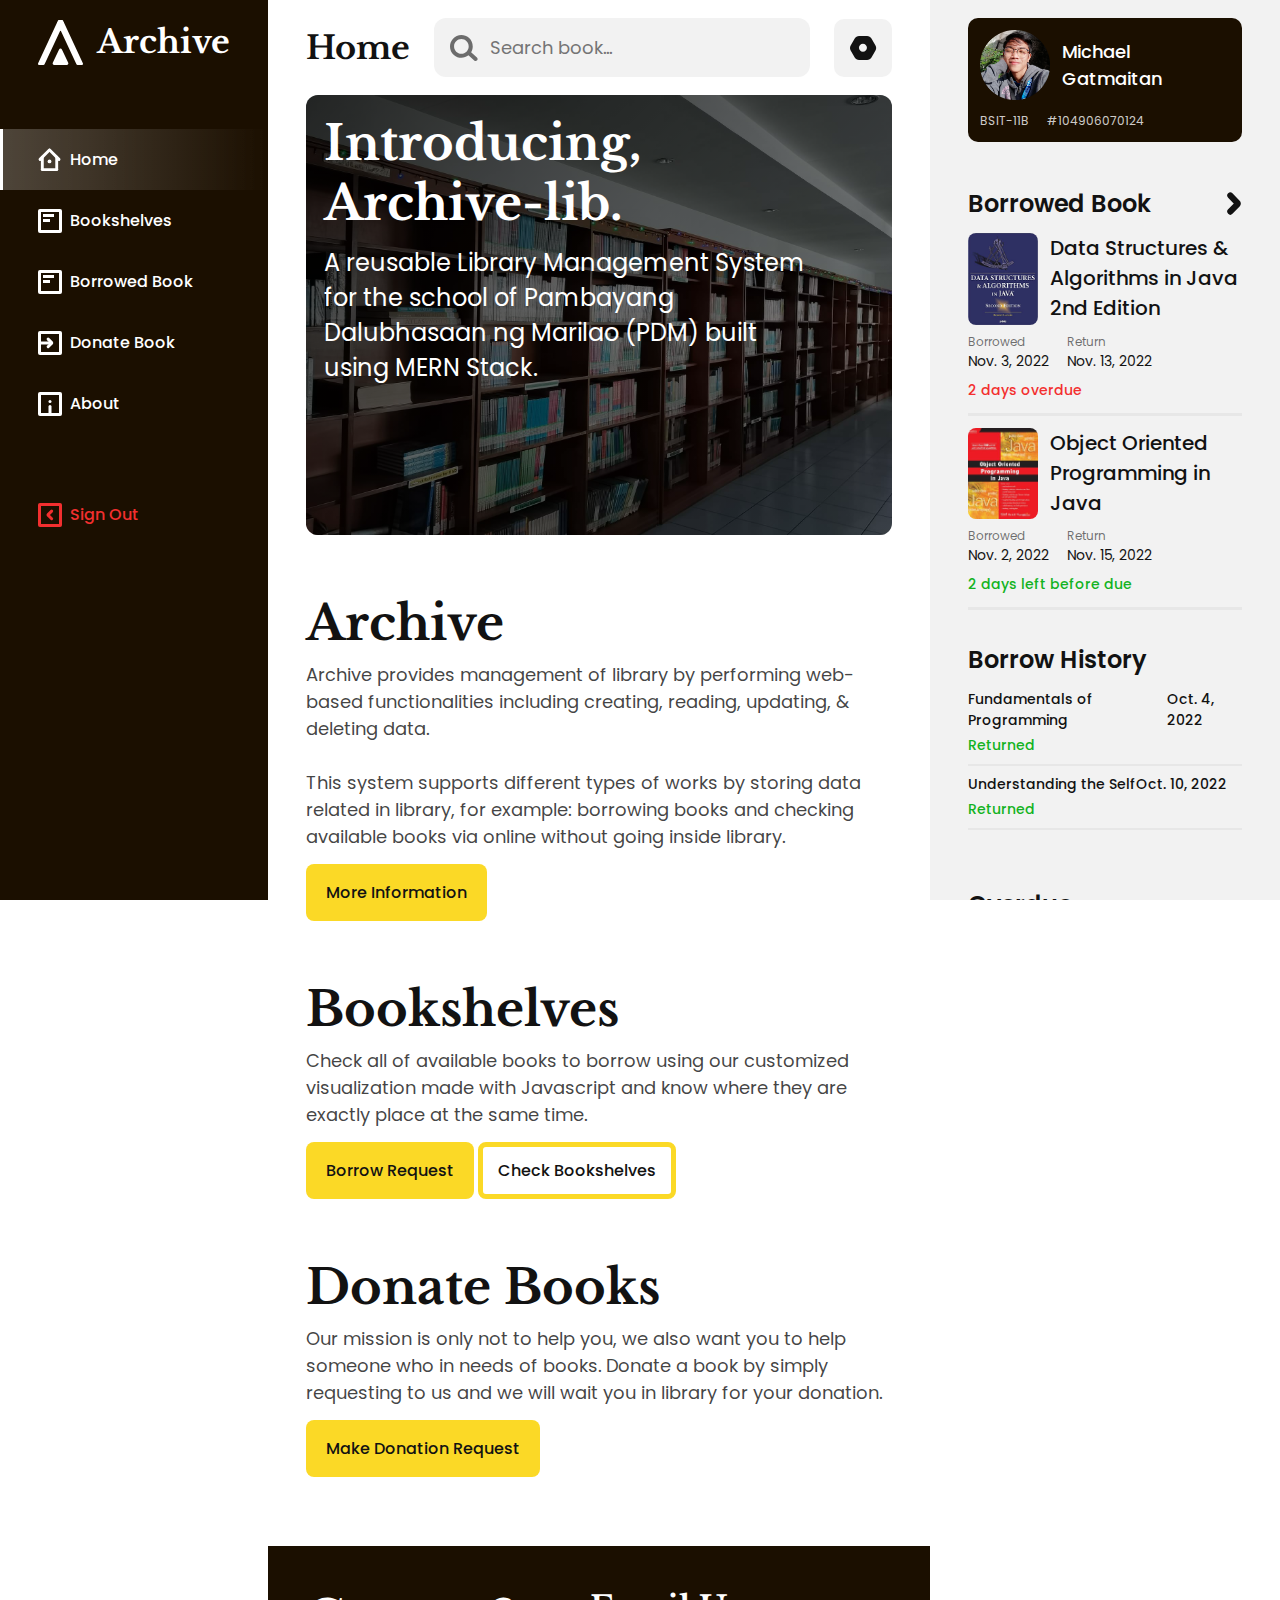
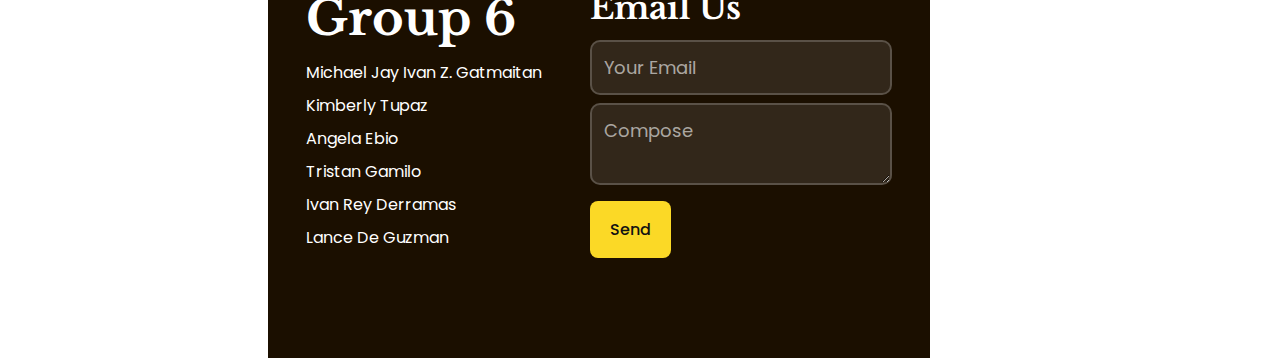
<file: src/index.html>
<!DOCTYPE html>
<html lang="en">
<head>
  <meta charset="UTF-8">
  <meta http-equiv="X-UA-Compatible" content="IE=edge">
  <meta name="viewport" content="width=device-width, initial-scale=1.0">

  <!-- Custom Headers -->
  <link rel="icon" href="./favicon.ico" />
  <meta name="description" content="Library Management System by Michael Gatmaitan" />
  <link rel="apple-touch-icon" href="./archive192.png" />
  <link rel="canonical" href="http://archive-lib.netlify.app" />
  <link rel="manifest" href="./manifest.json" />
  
  <!-- Wrapped LINKS & CSS sources -->
  <link rel="preconnect" href="https://fonts.googleapis.com">
  <link rel="preconnect" href="https://fonts.gstatic.com" crossorigin>
  <link href="https://fonts.googleapis.com/css2?family=Libre+Baskerville:wght@400;700&family=Montserrat:wght@500;700&family=Poppins:wght@400;500;600;700&display=swap" rel="stylesheet">
  
  <link rel="stylesheet" href="./scss/components/sidebar.css">
  <link rel="stylesheet" href="./scss/components/profile.css">
  <link rel="stylesheet" href="./scss/components/buttons.css">
  <link rel="stylesheet" href="./scss/components/textboxes.css">

  <!-- Body content but also UNIVERSAL -->
  <link rel="stylesheet" href="./scss/components/navigation-bar.css">
  <link rel="stylesheet" href="./scss/components/defaults.css">
  
  <!-- Public css files -->
  <link rel="stylesheet" href="./scss/home.css">
  <!-- Scripts for REUSABLE COMPONENTS -->
  <script src="./js/reusableComponents.js"></script>
  <title>Home</title>
</head>
<body>

  <div class="body-container">

    <!-- Sidebar -->
    <div class="sidebar">

      <!-- <div class="desktop_hide-sidebar" onclick="toggleSidebarDesktop()">
        <img src="./svg/arrow_left_black.svg" alt="hide-sidebar" srcset="">
      </div> -->

      <div class="sidebar-nav">
        <div class="close-sidebar" onclick="toggleSidebar()">
          <img src="./svg/arrow_left_white.svg" alt="hide_sidebar">
        </div>

        <div class="sidebar-logo">
          <div class="archive-logo">
            <img src="svg/archive_logo.svg" alt="archive_logo">
          </div>

          <div class="logo-text">Archive</div>
        </div>
      </div>

      <!-- Sidebar Body -->

      <div class="search-bar-book sidebar-search-bar">
        <img src="./svg/search.svg" alt="" srcset="">
        <input type="text" name="search_book" class="search-bar" placeholder="Search book...">
      </div>

      <div class="sidebar-buttons">
          <div class="button-container active-button-container">
            <div class="button-content">
              <img src="./svg/home.svg">
              <div class="label">Home</div>
            </div>
          </div>
          <div class="button-container">
            <a href="./bookshelves.html">
              <div class="button-content">
                <img src="./svg/book_shelves.svg">
                <div class="label">Bookshelves</div>
              </div>
            </a>
          </div>
          <div class="button-container">
            <div class="button-content">
              <img src="./svg/borrowed_book.svg">
              <div class="label">Borrowed Book</div>
            </div>
          </div>
          <div class="button-container">
            <div class="button-content">
              <img src="./svg/donate_book.svg">
              <div class="label">Donate Book</div>
            </div>
          </div>
          <div class="button-container">
            <div class="button-content">
              <img src="./svg/about.svg">
              <div class="label">About</div>
            </div>
          </div>

          <div class="button-container">
            <div class="button-content sign-out">
              <img src="./svg/sign_out.svg">
              <div class="label">Sign Out</div>
            </div>
          </div>
      </div>

    </div>

    <div class="body">

      <div class="scroll-indicator"></div>

      <navigation-bar-component id="navigation-bar-component" title="Home"></navigation-bar-component>

      <!-- This is the only section can change the site's content -->
      <!-- Content -->
      <div class="body-content">
        
        <!-- Content Start -->
        <div class="image-slider">
          <div class="darken-filter">

            <div class="header">
              Introducing, <br />Archive-lib.
            </div>

            <div class="des">
              A reusable Library Management System for the school of Pambayang Dalubhasaan ng Marilao (PDM) built using MERN Stack.
            </div>
          </div>
          <div class="slide-container">
            <!-- <div class="image-container">
              <img src="./img/library-images/1.jpeg">
            </div> -->
          </div>
        </div>
        
        <div class="read">
          <div class="header">Archive</div>
          <div class="description">
            Archive provides management of library by performing web-based functionalities including creating, reading, updating, & deleting data.<br/><br/>
            
            This system supports different types of works by storing data related in library, for example: borrowing books and checking available books via online without going inside library.</div>
          <button class="btn btn-solid">More Information</button>
        </div>

        <div class="read">
          <div class="header">Bookshelves</div>
          <div class="description">Check all of available books to borrow using our customized visualization made with Javascript and know where they are exactly place at the same time.</div>
          <button class="btn btn-solid">Borrow Request</button>
          <button class="btn btn-bordered">Check Bookshelves</button>
        </div>

        <div class="read">
          <div class="header">Donate Books</div>
          <div class="description">Our mission is only not to help you, we also want you to help someone who in needs of books. Donate a book by simply requesting to us and we will wait you in library for your donation.</div>
          <button class="btn btn-solid">Make Donation Request</button>
        </div>
          
      </div>

      <footer-component></footer-component>
  
      <!-- Content Ends -->
    </div>

    <!-- Profile -->
    <profile-component></profile-component>


  </div>
  
  <script src="./js/index.js"></script>
  <script src="./js/controls.js"></script>
  
</body>
</html>
</file>
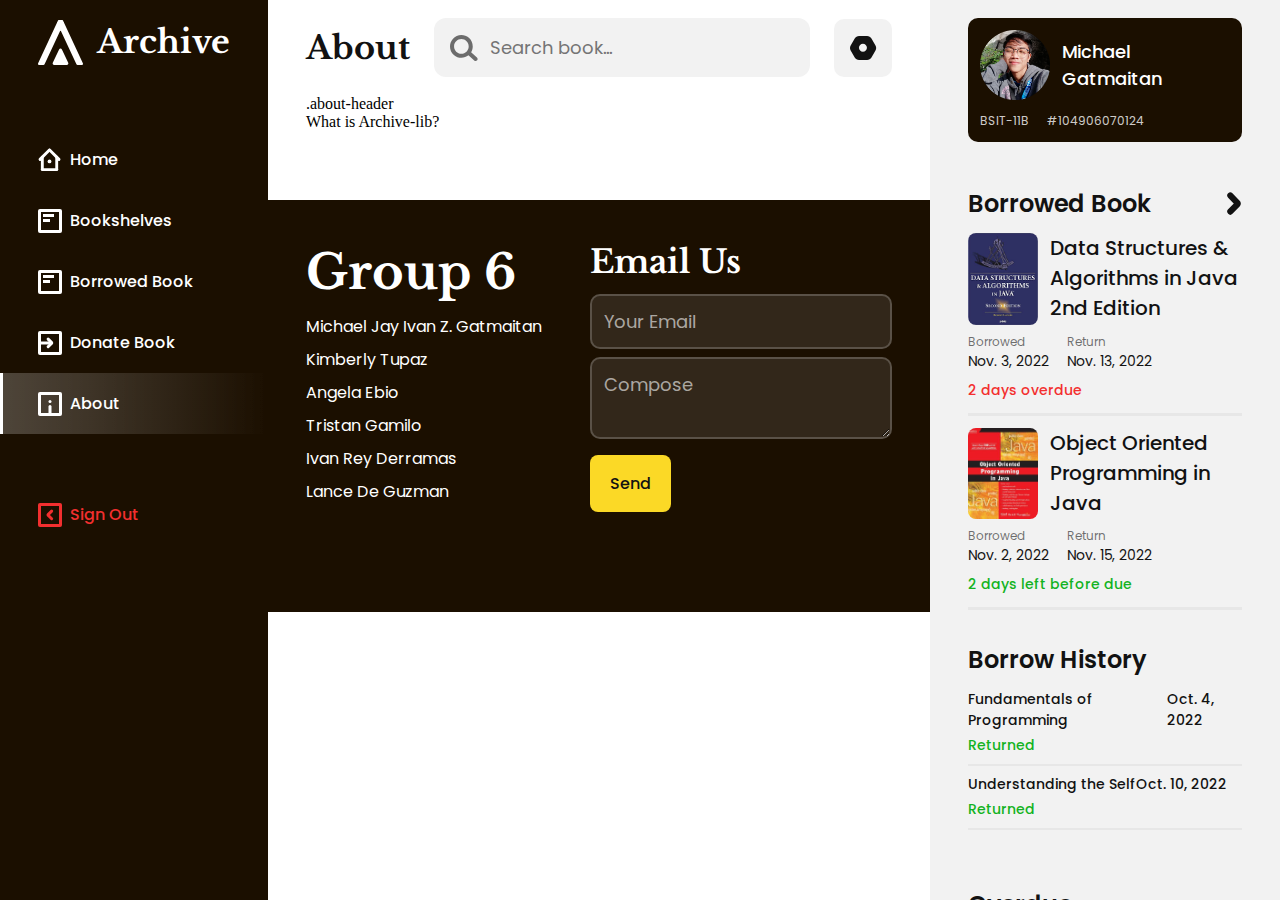
<file: src/about.html>
<!DOCTYPE html>
<html lang="en">
<head>
  <meta charset="UTF-8">
  <meta http-equiv="X-UA-Compatible" content="IE=edge">
  <meta name="viewport" content="width=device-width, initial-scale=1.0">

  <!-- Custom Headers -->
  <link rel="icon" href="./favicon.ico" />
  <meta name="description" content="Library Management System by Michael Gatmaitan" />
  <link rel="apple-touch-icon" href="./archive192.png" />
  <link rel="canonical" href="http://archive-lib.netlify.app" />
  <link rel="manifest" href="./manifest.json" />
  
  <!-- Wrapped LINKS & CSS sources -->
  <link rel="preconnect" href="https://fonts.googleapis.com">
  <link rel="preconnect" href="https://fonts.gstatic.com" crossorigin>
  <link href="https://fonts.googleapis.com/css2?family=Libre+Baskerville:wght@400;700&family=Montserrat:wght@500;700&family=Poppins:wght@400;500;600;700&display=swap" rel="stylesheet">
  
  <link rel="stylesheet" href="./scss/components/sidebar.css">
  <link rel="stylesheet" href="./scss/components/profile.css">
  <link rel="stylesheet" href="./scss/components/buttons.css">
  <link rel="stylesheet" href="./scss/components/textboxes.css">

  <!-- Body content but also UNIVERSAL -->
  <link rel="stylesheet" href="./scss/components/navigation-bar.css">
  <link rel="stylesheet" href="./scss/components/defaults.css">
  
  <!-- Public css files -->
  <link rel="stylesheet" href="./scss/about.css">
  <!-- Scripts for REUSABLE COMPONENTS -->
  <script src="./js/reusableComponents.js"></script>
  <title>About</title>
</head>
<body>

  <div class="body-container">

    <!-- Sidebar -->
    <div class="sidebar">

      <!-- <div class="desktop_hide-sidebar" onclick="toggleSidebarDesktop()">
        <img src="./svg/arrow_left_black.svg" alt="hide-sidebar" srcset="">
      </div> -->

      <div class="sidebar-nav">
        <div class="close-sidebar" onclick="toggleSidebar()">
          <img src="./svg/arrow_left_white.svg" alt="hide_sidebar">
        </div>

        <div class="sidebar-logo">
          <div class="archive-logo">
            <img src="svg/archive_logo.svg" alt="archive_logo">
          </div>

          <div class="logo-text">Archive</div>
        </div>
      </div>

      <!-- Sidebar Body -->

      <div class="search-bar-book sidebar-search-bar">
        <img src="./svg/search.svg" alt="" srcset="">
        <input type="text" name="search_book" class="search-bar" placeholder="Search book...">
      </div>

      <div class="sidebar-buttons">
          <div class="button-container">
            <a href="./bookshelves.html">
              <div class="button-content">
                <img src="./svg/home.svg">
                <div class="label">Home</div>
              </div>
            </a>
          </div>
          <div class="button-container">
            <a href="./bookshelves.html">
              <div class="button-content">
                <img src="./svg/book_shelves.svg">
                <div class="label">Bookshelves</div>
              </div>
            </a>
          </div>
          <div class="button-container">
            <div class="button-content">
              <img src="./svg/borrowed_book.svg">
              <div class="label">Borrowed Book</div>
            </div>
          </div>
          <div class="button-container">
            <div class="button-content">
              <img src="./svg/donate_book.svg">
              <div class="label">Donate Book</div>
            </div>
          </div>
          <div class="button-container active-button-container">
            <div class="button-content">
              <img src="./svg/about.svg">
              <div class="label">About</div>
            </div>
          </div>

          <div class="button-container">
            <div class="button-content sign-out">
              <img src="./svg/sign_out.svg">
              <div class="label">Sign Out</div>
            </div>
          </div>
      </div>

    </div>

    <div class="body">

      <div class="scroll-indicator"></div>

      <navigation-bar-component id="navigation-bar-component" title="About"></navigation-bar-component>

      <!-- This is the only section can change the site's content -->
      <!-- Content -->
      <div class="body-content">
        
        <!-- Content Start -->
        .about-header
        <div class="about-header">What is Archive-lib?</div>
          
      </div>

      <footer-component></footer-component>
  
      <!-- Content Ends -->
    </div>

    <!-- Profile -->
    <profile-component></profile-component>


  </div>

  <script src="./js/index.js"></script>
  <script src="./js/controls.js"></script>
  
</body>
</html>
</file>
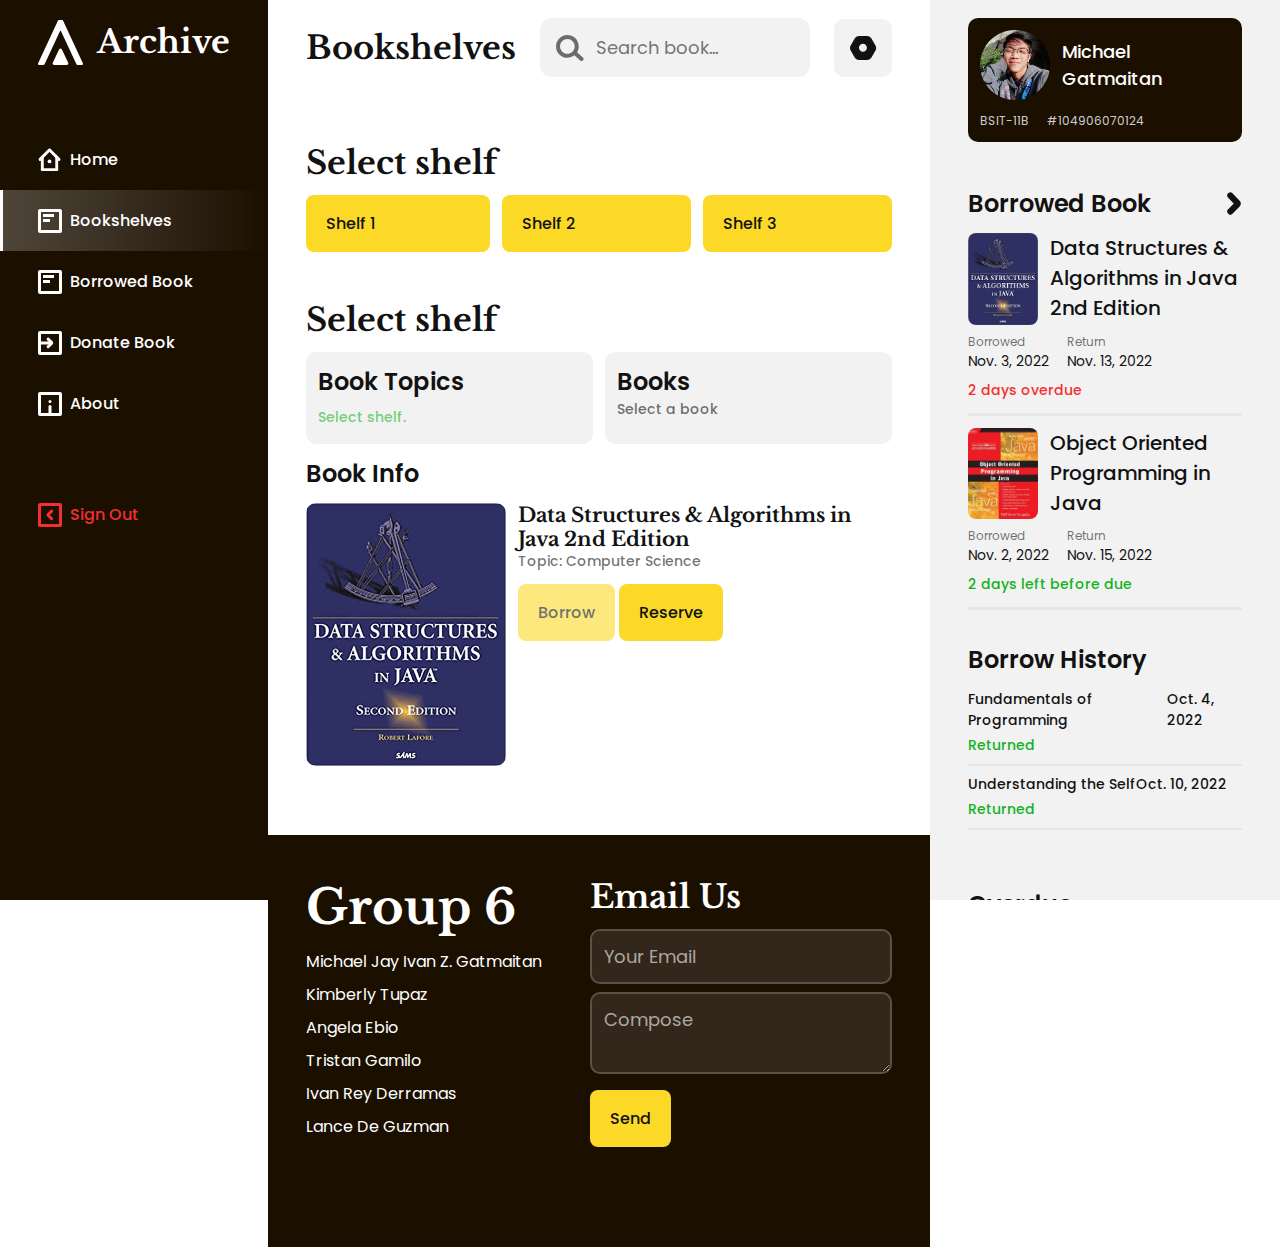
<file: src/bookshelves.html>
<!DOCTYPE html>
<html lang="en">
<head>
  <meta charset="UTF-8">
  <meta http-equiv="X-UA-Compatible" content="IE=edge">
  <meta name="viewport" content="width=device-width, initial-scale=1.0">

  <!-- Custom Headers -->
  <link rel="icon" href="./favicon.ico" />
  <meta name="description" content="Library Management System by Michael Gatmaitan" />
  <link rel="apple-touch-icon" href="./archive192.png" />
  <link rel="canonical" href="http://archive-lib.netlify.app" />
  <link rel="manifest" href="./manifest.json" />
  
  <!-- Wrapped LINKS & CSS sources -->
  <link rel="preconnect" href="https://fonts.googleapis.com">
  <link rel="preconnect" href="https://fonts.gstatic.com" crossorigin>
  <link href="https://fonts.googleapis.com/css2?family=Libre+Baskerville:wght@400;700&family=Montserrat:wght@500;700&family=Poppins:wght@400;500;600;700&display=swap" rel="stylesheet">
  
  <link rel="stylesheet" href="./scss/components/sidebar.css">
  <link rel="stylesheet" href="./scss/components/profile.css">
  <link rel="stylesheet" href="./scss/components/buttons.css">
  <link rel="stylesheet" href="./scss/components/textboxes.css">

  <!-- Body content but also UNIVERSAL -->
  <link rel="stylesheet" href="./scss/components/navigation-bar.css">
  <link rel="stylesheet" href="./scss/components/defaults.css">

  <!-- Public css files -->
  <link rel="stylesheet" href="./scss/bookshelves.css">
  <!-- Scripts for REUSABLE COMPONENTS -->
  <script src="./js/reusableComponents.js"></script>
  <title>Bookshelves</title>
</head>
<body>

  <div class="body-container">

    <!-- Sidebar -->
    <div class="sidebar">

      <!-- <div class="desktop_hide-sidebar" onclick="toggleSidebarDesktop()">
        <img src="./svg/arrow_left_black.svg" alt="hide-sidebar" srcset="">
      </div> -->

      <div class="sidebar-nav">
        <div class="close-sidebar" onclick="toggleSidebar()">
          <img src="./svg/arrow_left_white.svg" alt="hide_sidebar">
        </div>

        <div class="sidebar-logo">
          <div class="archive-logo">
            <img src="svg/archive_logo.svg" alt="archive_logo">
          </div>

          <div class="logo-text">Archive</div>
        </div>
      </div>

      <!-- Sidebar Body -->

      <div class="search-bar-book sidebar-search-bar">
        <img src="./svg/search.svg" alt="" srcset="">
        <input type="text" name="search_book" class="search-bar" placeholder="Search book...">
      </div>

      <div class="sidebar-buttons">
          <div class="button-container">
            <a href="./index.html">
              <div class="button-content">
                <img src="./svg/home.svg">
                <div class="label">Home</div>
              </div>
            </a>
          </div>
          <div class="button-container active-button-container">
            <div class="button-content">
              <img src="./svg/book_shelves.svg">
              <div class="label">Bookshelves</div>
            </div>
          </div>
          <div class="button-container">
            <div class="button-content">
              <img src="./svg/borrowed_book.svg">
              <div class="label">Borrowed Book</div>
            </div>
          </div>
          <div class="button-container">
            <div class="button-content">
              <img src="./svg/donate_book.svg">
              <div class="label">Donate Book</div>
            </div>
          </div>
          <div class="button-container">
            <a href="./about.html">
              <div class="button-content">
                <img src="./svg/about.svg">
                <div class="label">About</div>
              </div>
            </a>
          </div>

          <div class="button-container">
            <div class="button-content sign-out">
              <img src="./svg/sign_out.svg">
              <div class="label">Sign Out</div>
            </div>
          </div>
      </div>

    </div>

    <div class="body">

      <div class="scroll-indicator"></div>

      <navigation-bar-component id="navigation-bar-component" title="Bookshelves"></navigation-bar-component>

      <!-- This is the only section can change the site's content -->
      <!-- Content -->

      <div class="body-content">

        <div class="shelf-header">
          <div class="header">Select shelf</div>

          <div class="shelf-buttons-container">
            <div onclick="displayTopics('shelf1')" class="shelf-button btn btn-solid">Shelf 1</div>
            <div onclick="displayTopics('shelf2')" class="shelf-button btn btn-solid">Shelf 2</div>
            <div onclick="displayTopics('shelf3')" class="shelf-button btn btn-solid">Shelf 3</div>
          </div>
        </div>

        <div class="shelf">
          <div class="header shelf-header-indicator">Select shelf</div>

          <div class="shelf-info">
            <div class="shelf-topics">
              <div class="shelf-topics-header">Book Topics</div>

              <div class="topics-container">
                <!-- <div class="topics active-topic">Computer Science</div>
                <div class="topics">Cisco</div>
                <div class="topics">Hotel and Restaurant Management</div>
                <div class="topics">Data Structures & Algorithms</div>
                <div class="topics">Microsoft Applications</div> -->
                <div class="topic-empty">Select shelf.</div>
              </div>
            </div>
            
            <div class="topic-books">
              <div class="shelf-books-header">Books</div>
              <div class="shelf-books-label">Select a book</div>

              <div class="books-container">
                <!-- <div class="books">Basics of C++</div>
                <div class="books">Basics of C++ Vol. 2</div>
                <div class="books active-book">Data Structures and Algorithms in Java 2nd Edition</div>
                <div class="books">Object Oriented Programming in Javascript</div>
                <div class="books">Automating Boring Stuffs in Python</div> -->
              </div>
            </div>
          </div>

          <div class="book-info">Book Info</div>

          <div class="book-info-container">
            <div class="book-image">
              <img src="./img/books/book1.jpg" alt="book1">
            </div>

            <div class="book-body">
              <div class="book-title">Data Structures & Algorithms in Java 2nd Edition</div>
              <div class="book-topic-label">Topic: Computer Science</div>

              <div class="book-buttons-desktop">
                <button class="borrow btn btn-solid btn-disabled">Borrow</button>
                <button class="reserve btn btn-solid">Reserve</button>  
              </div>
            </div>

          </div>

          <div class="book-buttons">
            <button class="borrow btn btn-solid btn-disabled">Borrow</button>
            <button class="reserve btn btn-solid">Reserve</button>
          </div>
        </div>

      </div>


      <footer-component></footer-component>
  
      <!-- Content Ends -->
    </div>

    <!-- Profile -->
    <profile-component></profile-component>


  </div>

  <script src="./js/bookshelves.js"></script>

  <script src="./js/controls.js"></script>
  
</body>
</html>
</file>
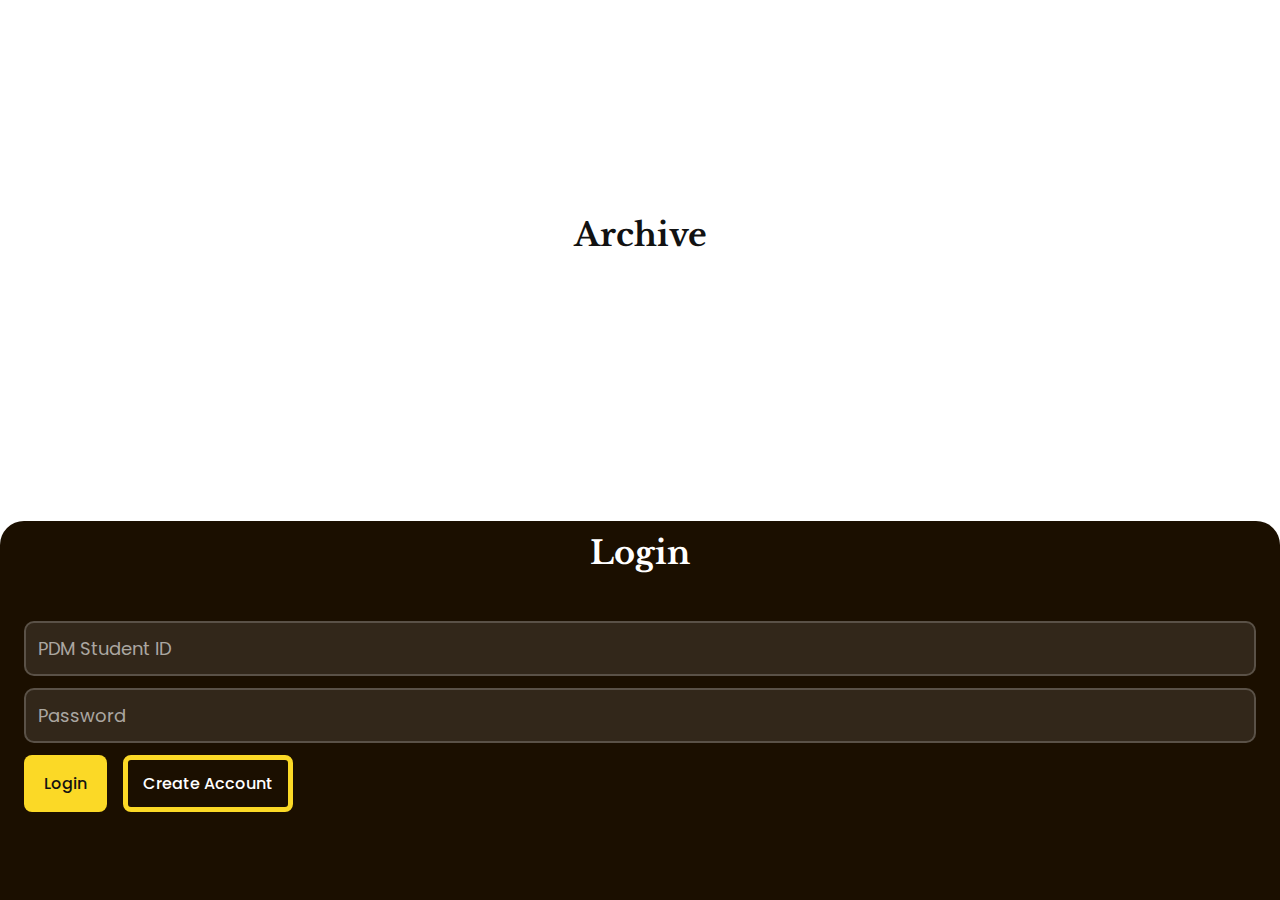
<file: src/Login.html>
<!DOCTYPE html>
<html lang="en">
<head>
  <meta charset="UTF-8">
  <meta http-equiv="X-UA-Compatible" content="IE=edge">
  <meta name="viewport" content="width=device-width, initial-scale=1.0">
  <link rel="stylesheet" href="./scss/login.css">

  <link rel="icon" href="./favicon.ico" />
  <meta name="description" content="Library Management System by Michael Gatmaitan" />
  <link rel="apple-touch-icon" href="./archive192.png" />
  <link rel="canonical" href="http://archive-lib.netlify.app" />
  <link rel="manifest" href="./manifest.json" />
  
  <!-- Wrapped LINKS & CSS sources -->
  <link rel="preconnect" href="https://fonts.googleapis.com">
  <link rel="preconnect" href="https://fonts.gstatic.com" crossorigin>
  <link href="https://fonts.googleapis.com/css2?family=Libre+Baskerville:wght@400;700&family=Montserrat:wght@500;700&family=Poppins:wght@400;500;600;700&display=swap" rel="stylesheet">
  <title>Login</title>
</head>
<body>
  
  <div class="container">
    <div class="web-title">Archive</div>

    <div class="login-form">

      <div class="title">Login</div>

      <form>
        <input type="text" class="input-box" id="student-id" placeholder="PDM Student ID" />
        <input type="password" class="input-box" id="password" placeholder="Password" />

        <div class="buttons">
          <a href="./index.html">
            <input type="button" id="login" value="Login" class="btn btn-solid" />
          </a>

          <a href="./Signup.html">
            <input type="button" id="create-account" value="Create Account" class="btn btn-bordered" />
          </a>
        </div>

      </form>

    </div>
  </div>

</body>
</html>
</file>
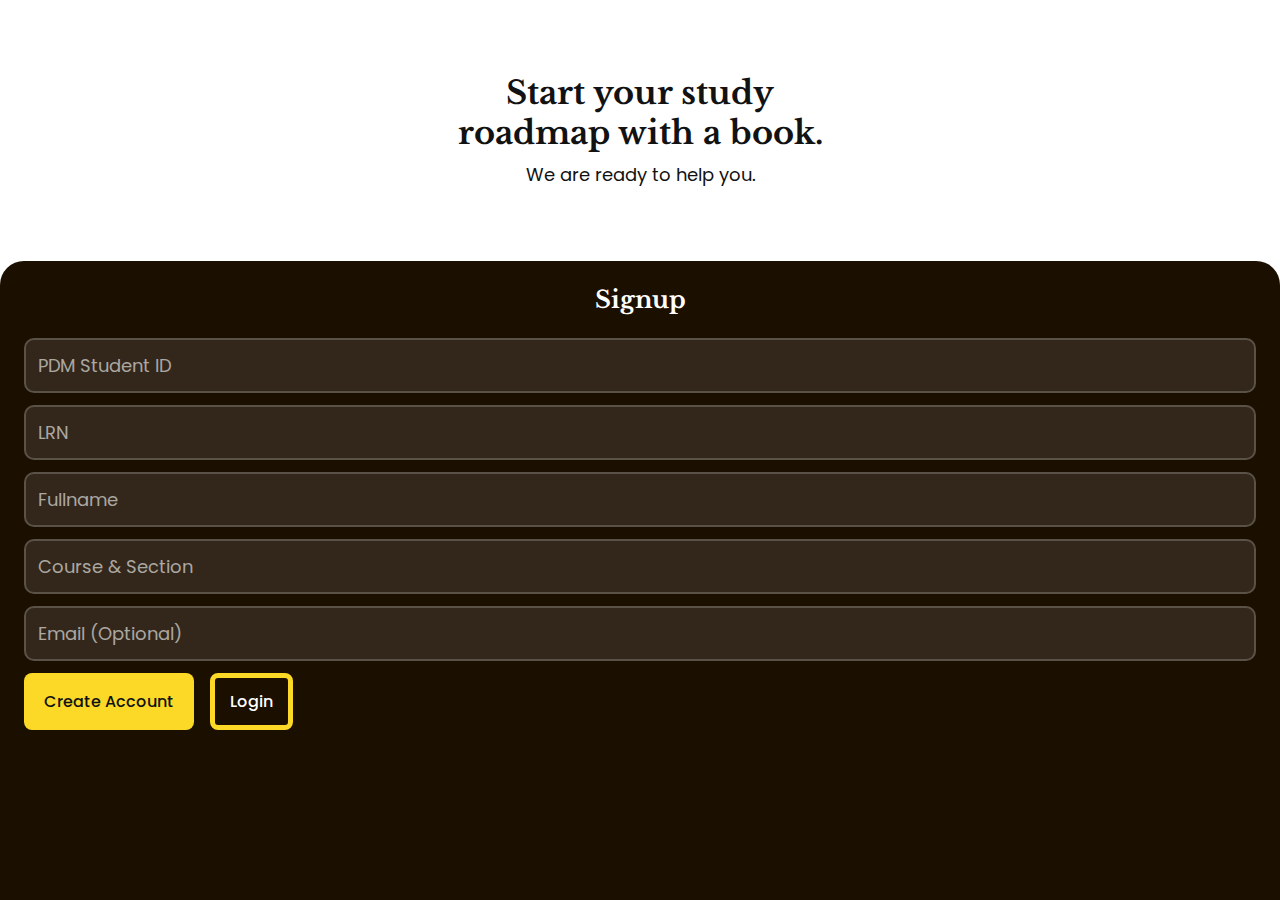
<file: src/Signup.html>
<!DOCTYPE html>
<html lang="en">
<head>
  <meta charset="UTF-8">
  <meta http-equiv="X-UA-Compatible" content="IE=edge">
  <meta name="viewport" content="width=device-width, initial-scale=1.0">
  <link rel="stylesheet" href="./scss/signup.css">

  <link rel="icon" href="./favicon.ico" />
  <meta name="description" content="Library Management System by Michael Gatmaitan" />
  <link rel="apple-touch-icon" href="./archive192.png" />
  <link rel="canonical" href="http://archive-lib.netlify.app" />
  <link rel="manifest" href="./manifest.json" />
  
  <!-- Wrapped LINKS & CSS sources -->
  <link rel="preconnect" href="https://fonts.googleapis.com">
  <link rel="preconnect" href="https://fonts.gstatic.com" crossorigin>
  <link href="https://fonts.googleapis.com/css2?family=Libre+Baskerville:wght@400;700&family=Montserrat:wght@500;700&family=Poppins:wght@400;500;600;700&display=swap" rel="stylesheet">
  <title>Sign up</title>
</head>
<body>

  <div class="container">

    <div class="header-container">
      <div class="header">
        <div class="title">Start your study roadmap with a book.</div>
        <div class="quote">We are ready to help you.</div>
      </div>
    </div>

    <div class="signup-form">
      <div class="title">Signup</div>

      <form>
        <input type="text" placeholder="PDM Student ID" class="input-box" name="Student_id" id="student-id">
        <input type="text" placeholder="LRN" class="input-box" name="lrn" id="lrn">
        <input type="text" placeholder="Fullname" class="input-box" name="fullname" id="fullname">
        <input type="text" placeholder="Course & Section" class="input-box" name="course&section" id="course&section">
        <input type="text" placeholder="Email (Optional)" class="input-box" name="email" id="email">

        <div class="buttons">
          <a href="./Signup.html">
            <input type="button" id="create-account" value="Create Account" class="btn btn-solid" />
          </a>
          <a href="./Login.html">
            <input type="button" id="login" value="Login" class="btn btn-bordered" />
          </a>
        </div>
      </form>
      
    </div>

  </div>
  
</body>
</html>
</file>
<file: src/scss/components/sidebar.css>
.sidebar {
  width: 100vw;
  height: 100vh;
  -webkit-transition: 0.1s ease-in;
  transition: 0.1s ease-in;
  position: fixed;
  top: 0;
  left: -100vw;
  background-color: #1B0F00;
  z-index: 1100;
  padding: 0 24px;
}

.sidebar .desktop_hide-sidebar {
  width: 42px;
  height: 42px;
  position: absolute;
  right: -21px;
  top: 26px;
  border-radius: 50%;
  background-color: #fff;
  -webkit-box-shadow: 0 4px 8px rgba(0, 0, 0, 0.2);
          box-shadow: 0 4px 8px rgba(0, 0, 0, 0.2);
  display: -ms-grid;
  display: grid;
  place-items: center;
}

.sidebar .sidebar-nav {
  width: 100%;
  height: 84px;
  margin-bottom: 40px;
  position: relative;
  display: -ms-grid;
  display: grid;
  place-items: center;
}

.sidebar .sidebar-nav .close-sidebar {
  width: 30px;
  height: 100%;
  position: absolute;
  top: 50%;
  left: 0;
  -webkit-transform: translateY(-50%);
          transform: translateY(-50%);
  display: -webkit-box;
  display: -ms-flexbox;
  display: flex;
  -webkit-box-align: center;
      -ms-flex-align: center;
          align-items: center;
  -webkit-box-pack: center;
      -ms-flex-pack: center;
          justify-content: center;
}

.sidebar .sidebar-nav .sidebar-logo {
  height: 45px;
  display: -webkit-box;
  display: -ms-flexbox;
  display: flex;
  -webkit-box-align: center;
      -ms-flex-align: center;
          align-items: center;
}

.sidebar .sidebar-nav .sidebar-logo .archive-logo {
  height: 100%;
}

.sidebar .sidebar-nav .sidebar-logo .archive-logo img {
  height: 100%;
}

.sidebar .sidebar-nav .sidebar-logo .logo-text {
  display: none;
  font-family: "Libre Baskerville";
  font-size: 32px;
  font-weight: 700;
  color: #fff !important;
}

@media (min-width: 780px) {
  .sidebar .sidebar-nav .sidebar-logo {
    gap: 14px;
  }
  .sidebar .sidebar-nav .sidebar-logo .logo-text {
    display: block;
  }
}

.sidebar .sidebar-buttons {
  display: -ms-grid;
  display: grid;
  width: 100%;
  margin-top: 45px;
}

.sidebar .sidebar-buttons .active-button-container {
  position: relative;
}

.sidebar .sidebar-buttons .active-button-container ::before {
  content: '';
  width: calc(100% + (24px * 2));
  z-index: -1;
  height: 100%;
  position: absolute;
  top: 0;
  left: -24px;
  background: -webkit-gradient(linear, left top, right top, from(rgba(255, 255, 255, 0.12)), to(rgba(255, 255, 255, 0)));
  background: linear-gradient(90deg, rgba(255, 255, 255, 0.12), rgba(255, 255, 255, 0));
}

.sidebar .sidebar-buttons .active-button-container ::after {
  content: '';
  position: absolute;
  height: 100%;
  width: 3px;
  background-color: #fff;
  left: -24px;
  top: 0;
}

.sidebar .sidebar-buttons .button-container {
  width: 100%;
  padding: 18px 0;
}

.sidebar .sidebar-buttons .button-container .button-content {
  cursor: pointer;
  display: -webkit-box;
  display: -ms-flexbox;
  display: flex;
  gap: 8px;
  -webkit-box-align: center;
      -ms-flex-align: center;
          align-items: center;
}

.sidebar .sidebar-buttons .button-container .button-content img {
  display: block;
  width: 24px;
}

.sidebar .sidebar-buttons .button-container .button-content .label {
  font-family: "Poppins";
  font-size: 14px;
  font-weight: 500;
  color: #fff !important;
}

.sidebar .sidebar-buttons .button-container .button-content:hover .label {
  color: #FBD926 !important;
}

.sidebar .sidebar-buttons .button-container .sign-out {
  margin-top: 50px;
}

.sidebar .sidebar-buttons .button-container .sign-out .label {
  color: #F32F2F !important;
}

@media (min-width: 780px) {
  .sidebar {
    position: -webkit-sticky;
    position: sticky;
    top: 0;
    width: auto;
    height: 100vh;
    left: 0;
    padding: 0 38px;
  }
  .sidebar .sidebar-nav .close-sidebar {
    display: none;
  }
  .sidebar .sidebar-search-bar {
    display: none;
  }
  .sidebar .sidebar-buttons .button-container a {
    text-decoration: none !important;
  }
  .sidebar .sidebar-buttons .active-button-container ::before {
    width: calc(100% + (38px * 2));
    left: -38px;
  }
  .sidebar .sidebar-buttons .active-button-container ::after {
    left: -38px;
  }
  .sidebar .button-container .button-content {
    gap: 12px;
  }
  .sidebar .button-container .button-content .label {
    font-size: 16px !important;
  }
}
/*# sourceMappingURL=sidebar.css.map */
</file>
<file: src/scss/components/profile.css>
img {
  display: block;
}

.profile {
  width: 100vw;
  height: 100vh;
  -webkit-transition: 0.1s ease-in;
  transition: 0.1s ease-in;
  position: fixed;
  top: 0;
  right: -100vw;
  background-color: #f2f2f2;
  z-index: 1100;
  padding: 0 24px;
  overflow-y: scroll;
}

.profile .profile-nav {
  width: 100%;
  height: 84px;
  position: relative;
  display: -ms-grid;
  display: grid;
  place-items: center;
}

.profile .profile-nav .close-profile {
  width: 30px;
  height: 100%;
  position: absolute;
  top: 50%;
  left: 0;
  -webkit-transform: translateY(-50%);
          transform: translateY(-50%);
  display: -webkit-box;
  display: -ms-flexbox;
  display: flex;
  -webkit-box-align: center;
      -ms-flex-align: center;
          align-items: center;
  -webkit-box-pack: center;
      -ms-flex-pack: center;
          justify-content: center;
}

.profile .profile-nav .title {
  font-family: "Libre Baskerville";
  font-size: 24px;
  font-weight: 700;
  color: #121212 !important;
}

.profile .profile-card {
  margin-top: 18px;
  width: 100%;
  border-radius: 10px;
  background-color: #1B0F00;
  padding: 12px;
}

.profile .profile-card .profile-info-container {
  display: -webkit-box;
  display: -ms-flexbox;
  display: flex;
  -webkit-box-align: center;
      -ms-flex-align: center;
          align-items: center;
  gap: 12px;
}

.profile .profile-card .profile-info-container .profile-image img {
  width: 70px;
  height: 70px;
  display: block;
}

.profile .profile-card .profile-info-container .profile-name {
  font-family: "Poppins";
  font-size: 18px;
  font-weight: 500;
  color: #fff !important;
}

.profile .profile-card .profile-keys {
  display: -webkit-box;
  display: -ms-flexbox;
  display: flex;
  gap: 18px;
  margin-top: 12px;
}

.profile .profile-card .profile-keys div {
  font-family: "Poppins";
  font-size: 12px;
  font-weight: 400;
  color: rgba(255, 255, 255, 0.8) !important;
}

.profile .borrowed-book-container {
  margin-top: 44px;
}

.profile .borrowed-book-container .header {
  display: -webkit-box;
  display: -ms-flexbox;
  display: flex;
  -webkit-box-pack: justify;
      -ms-flex-pack: justify;
          justify-content: space-between;
  -webkit-box-align: center;
      -ms-flex-align: center;
          align-items: center;
}

.profile .borrowed-book-container .header .title {
  font-family: "Poppins";
  font-size: 24px;
  font-weight: 600;
  color: #121212 !important;
}

.profile .borrowed-book-container .borrowed-book-info {
  margin-top: 12px;
}

.profile .borrowed-book-container .borrowed-book-info .book-info {
  display: -webkit-box;
  display: -ms-flexbox;
  display: flex;
  gap: 12px;
}

.profile .borrowed-book-container .borrowed-book-info .book-info .book-image img {
  width: 70px;
  border-radius: 8px;
}

.profile .borrowed-book-container .borrowed-book-info .book-info .book-name {
  font-family: "Poppins";
  font-size: 20px;
  font-weight: 500;
  color: #121212 !important;
}

.profile .borrowed-book-container .borrowed-book-info .book-due {
  display: -webkit-box;
  display: -ms-flexbox;
  display: flex;
  gap: 18px;
  margin-top: 8px;
}

.profile .borrowed-book-container .borrowed-book-info .book-due .info .label {
  font-family: "Poppins";
  font-size: 12px;
  font-weight: 400;
  color: rgba(18, 18, 18, 0.6) !important;
}

.profile .borrowed-book-container .borrowed-book-info .book-due .info .date {
  font-family: "Poppins";
  font-size: 14px;
  font-weight: 400;
  color: #121212 !important;
}

.profile .borrowed-book-container .borrowed-book-info .book-status {
  font-family: "Poppins";
  font-size: 14px;
  font-weight: 500;
  color: #121212 !important;
  margin-top: 8px;
}

.profile .borrowed-book-container .borrowed-book-info .overdue {
  color: #F32F2F !important;
}

.profile .borrowed-book-container .borrowed-book-info .underdue {
  color: #13B323 !important;
}

.profile .borrowed-book-container .thread {
  width: 100%;
  height: 3px;
  background-color: #e7e7e7;
  margin-top: 12px;
}

.profile .borrow-history-container {
  margin-bottom: 57px;
}

.profile .borrow-history-container .title {
  font-family: "Poppins";
  font-size: 24px;
  font-weight: 600;
  color: #121212 !important;
  margin: 32px 0 12px 0;
}

.profile .borrow-history-container .borrow-history-card .book-info {
  display: -webkit-box;
  display: -ms-flexbox;
  display: flex;
  margin-top: 8px;
}

.profile .borrow-history-container .borrow-history-card .book-info .book-name, .profile .borrow-history-container .borrow-history-card .book-info .date {
  font-family: "Poppins";
  font-size: 14px;
  font-weight: 500;
  color: #121212 !important;
}

.profile .borrow-history-container .borrow-history-card .returned {
  font-family: "Poppins";
  font-size: 14px;
  font-weight: 500;
  color: #13B323 !important;
  margin-top: 4px;
}

.profile .borrow-history-container .borrow-history-card .thread {
  width: 100%;
  height: 2px;
  background-color: #e7e7e7;
  margin-top: 8px;
}

.profile .overdue-container {
  margin-top: 44px;
}

.profile .overdue-container .title {
  font-family: "Poppins";
  font-size: 24px;
  font-weight: 600;
  color: #121212 !important;
}

.profile .overdue-container .overdue-card {
  margin-top: 12px;
  display: -ms-grid;
  display: grid;
  gap: 4px;
}

.profile .overdue-container .overdue-card .info {
  padding-top: 8px;
  display: -webkit-box;
  display: -ms-flexbox;
  display: flex;
  -webkit-box-pack: justify;
      -ms-flex-pack: justify;
          justify-content: space-between;
}

.profile .overdue-container .overdue-card .info .book-name, .profile .overdue-container .overdue-card .info .due-date {
  font-family: "Poppins";
  font-size: 14px;
  font-weight: 500;
  color: #121212 !important;
}

.profile .overdue-container .overdue-card .info .due-date {
  color: #F32F2F !important;
}

.profile .overdue-container .overdue-card .due-mount {
  font-family: "Poppins";
  font-size: 14px;
  font-weight: 500;
  color: #F32F2F !important;
}

.profile .overdue-container .overdue-card .thread {
  width: 100%;
  height: 3px;
  background-color: #e7e7e7;
  margin-top: 12px;
}

@media (min-width: 780px) {
  .profile {
    position: -webkit-sticky;
    position: sticky;
    top: 0;
    width: auto;
    height: 100vh;
    right: 0;
    padding: 0 38px;
    max-width: 350px;
  }
  .profile .profile-nav {
    display: none;
  }
}
/*# sourceMappingURL=profile.css.map */
</file>
<file: src/scss/components/buttons.css>
.btn {
  border-radius: 8px;
  font-family: "Poppins";
  font-size: 14px;
  font-weight: 500;
  color: #121212 !important;
  background-color: #FBD926 !important;
  outline: none;
  border: none;
  -webkit-transition: 0.1s ease-in;
  transition: 0.1s ease-in;
  cursor: pointer;
}

.btn-solid {
  padding: 12px 16px;
  background-color: #FBD926 !important;
}

@media (min-width: 780px) {
  .btn-solid {
    padding: 16px 20px;
    font-size: 16px;
  }
}

.btn-solid:hover {
  background-color: #b89b03 !important;
  color: #fff !important;
}

.btn-bordered {
  border: solid 5px #FBD926 !important;
  padding: 7px 11px;
  background-color: transparent !important;
}

@media (min-width: 780px) {
  .btn-bordered {
    padding: 11px 15px;
    font-size: 16px;
  }
}

.btn-disabled {
  pointer-events: none;
  opacity: 0.6;
}
/*# sourceMappingURL=buttons.css.map */
</file>
<file: src/scss/components/textboxes.css>
.input-box {
  border-radius: 10px;
  font-family: "Poppins";
  font-size: 16px;
  font-weight: 400;
  color: #fff !important;
  background-color: rgba(255, 255, 255, 0.1);
  border: solid 2px rgba(255, 255, 255, 0.2);
  padding: 12px;
  width: 100%;
  -webkit-transition: 0.1s ease-in;
  transition: 0.1s ease-in;
  outline: none;
}

.input-box::-webkit-input-placeholder {
  font-family: "Poppins";
  font-size: 16px;
  font-weight: 400;
  color: rgba(255, 255, 255, 0.6) !important;
  color: rgba(255, 255, 255, 0.6);
}

.input-box:-ms-input-placeholder {
  font-family: "Poppins";
  font-size: 16px;
  font-weight: 400;
  color: rgba(255, 255, 255, 0.6) !important;
  color: rgba(255, 255, 255, 0.6);
}

.input-box::-ms-input-placeholder {
  font-family: "Poppins";
  font-size: 16px;
  font-weight: 400;
  color: rgba(255, 255, 255, 0.6) !important;
  color: rgba(255, 255, 255, 0.6);
}

.input-box::placeholder {
  font-family: "Poppins";
  font-size: 16px;
  font-weight: 400;
  color: rgba(255, 255, 255, 0.6) !important;
  color: rgba(255, 255, 255, 0.6);
}

.input-box:focus, .input-box:active {
  background-color: rgba(255, 255, 255, 0.15);
  border: solid 2px white;
}

@media (min-width: 780px) {
  .input-box {
    font-size: 18px !important;
  }
  .input-box::-webkit-input-placeholder {
    font-size: 18px !important;
  }
  .input-box:-ms-input-placeholder {
    font-size: 18px !important;
  }
  .input-box::-ms-input-placeholder {
    font-size: 18px !important;
  }
  .input-box::placeholder {
    font-size: 18px !important;
  }
}

.search-bar-book {
  position: relative;
}

.search-bar-book .search-bar {
  background-color: #f2f2f2;
  width: 100%;
  border-radius: 12px;
  padding: 12px 12px 12px calc(12px + 24px + 12px);
  font-family: "Poppins";
  font-size: 16px;
  font-weight: 400;
  color: #121212 !important;
  border: none;
  outline: none;
}

.search-bar-book img {
  display: block;
  height: 22px;
  position: absolute;
  -webkit-transform: translateY(-50%);
          transform: translateY(-50%);
  top: 50%;
  left: 12px;
}

.search-bar-book::-webkit-input-placeholder {
  font-family: "Poppins";
  font-size: 16px;
  font-weight: 400;
  color: rgba(18, 18, 18, 0.6) !important;
}

.search-bar-book:-ms-input-placeholder {
  font-family: "Poppins";
  font-size: 16px;
  font-weight: 400;
  color: rgba(18, 18, 18, 0.6) !important;
}

.search-bar-book::-ms-input-placeholder {
  font-family: "Poppins";
  font-size: 16px;
  font-weight: 400;
  color: rgba(18, 18, 18, 0.6) !important;
}

.search-bar-book::placeholder {
  font-family: "Poppins";
  font-size: 16px;
  font-weight: 400;
  color: rgba(18, 18, 18, 0.6) !important;
}

@media (min-width: 780px) {
  .search-bar-book .search-bar {
    padding: 16px 16px 16px calc(16px + 28px + 12px);
    font-size: 18px !important;
  }
  .search-bar-book img {
    height: 26px;
    left: 16px;
  }
  .search-bar-book::-webkit-input-placeholder {
    font-size: 18px !important;
  }
  .search-bar-book:-ms-input-placeholder {
    font-size: 18px !important;
  }
  .search-bar-book::-ms-input-placeholder {
    font-size: 18px !important;
  }
  .search-bar-book::placeholder {
    font-size: 18px !important;
  }
}
/*# sourceMappingURL=textboxes.css.map */
</file>
<file: src/scss/components/navigation-bar.css>
.navigation-bar {
  width: 100%;
  position: -webkit-sticky;
  position: sticky;
  padding: 0;
  top: 0;
  z-index: 1000;
  background-color: #fff;
  padding: 18px 0;
}

.navigation-bar .nav-content-mobile {
  display: -webkit-box;
  display: -ms-flexbox;
  display: flex;
  height: 48px;
  -webkit-box-pack: justify;
      -ms-flex-pack: justify;
          justify-content: space-between;
  -webkit-box-align: center;
      -ms-flex-align: center;
          align-items: center;
}

.navigation-bar .nav-content-mobile .burger-menu {
  width: 42px;
}

.navigation-bar .nav-content-mobile .burger-menu, .navigation-bar .nav-content-mobile .profile {
  cursor: pointer;
}

.navigation-bar .nav-content-mobile .web-title {
  font-family: "Libre Baskerville";
  font-size: 24px;
  font-weight: 700;
  color: #121212 !important;
}

.navigation-bar .nav-content-desktop {
  display: none;
  -ms-grid-columns: auto 1fr auto;
      grid-template-columns: auto 1fr auto;
  gap: 24px;
  -webkit-box-align: center;
      -ms-flex-align: center;
          align-items: center;
}

.navigation-bar .nav-content-desktop .title {
  font-family: "Libre Baskerville";
  font-size: 32px;
  font-weight: 700;
  color: #121212 !important;
}

.navigation-bar .nav-content-desktop .settings {
  height: 58px;
  width: 58px;
  background-color: #f2f2f2;
  border-radius: 10px;
  cursor: pointer;
  display: -webkit-box;
  display: -ms-flexbox;
  display: flex;
  -webkit-box-align: center;
      -ms-flex-align: center;
          align-items: center;
  -webkit-box-pack: center;
      -ms-flex-pack: center;
          justify-content: center;
}

.navigation-bar .nav-content-desktop .settings img {
  height: 24px;
}

@media (min-width: 780px) {
  .navigation-bar .nav-content-mobile {
    display: none;
  }
  .navigation-bar .nav-content-desktop {
    display: -ms-grid;
    display: grid;
  }
}
/*# sourceMappingURL=navigation-bar.css.map */
</file>
<file: src/scss/components/defaults.css>
body {
  padding: 0;
  margin: 0;
}

body::-webkit-scrollbar {
  display: none;
}

* {
  -webkit-box-sizing: border-box;
          box-sizing: border-box;
}

.h1 {
  font-size: 32px !important;
}

@media (min-width: 780px) {
  .h1 {
    font-size: 48px !important;
  }
}

.body-container img {
  display: block;
}

.body-container .body {
  width: 100%;
  padding: 0 24px;
}

.body-container .body .scroll-indicator {
  height: 5px;
  position: fixed;
  background-color: #FBD926;
  top: 0;
  left: 0;
  z-index: 1500;
}

.body-container .body .footer {
  display: -ms-grid;
  display: grid;
  width: calc(100% + (24px * 2));
  margin-left: -24px;
  margin-top: 69px;
  padding: 32px 24px 100px 24px;
  background-color: #1B0F00;
  gap: 48px;
}

.body-container .body .footer .group-6 .header {
  font-family: "Libre Baskerville";
  font-size: 32px;
  font-weight: 700;
  color: #fff !important;
  margin-bottom: 8px;
}

.body-container .body .footer .group-6 .members {
  display: -ms-grid;
  display: grid;
  gap: 8px;
}

.body-container .body .footer .group-6 .members .member {
  font-family: "Poppins";
  font-size: 16px;
  font-weight: 400;
  color: #fff !important;
}

.body-container .body .footer .email .header {
  font-family: "Libre Baskerville";
  font-size: 28px;
  font-weight: 700;
  color: #fff !important;
  margin-bottom: 12px;
}

.body-container .body .footer .email #compose {
  margin: 8px 0 12px 0;
  word-break: break-word;
}

@media (min-width: 780px) {
  .body-container .body {
    padding: 0 38px;
  }
  .body-container .body .footer {
    -ms-grid-columns: auto auto;
        grid-template-columns: auto auto;
    width: calc(100% + (38px * 2));
    padding: 42px 38px 100px 38px;
    margin-left: -38px;
  }
  .body-container .body .footer .group-6 .header {
    font-size: 48px !important;
    margin-bottom: 12px;
  }
  .body-container .body .footer .group-6 .members .member {
    font-size: 16px !important;
  }
  .body-container .body .footer .email .header {
    font-size: 32px !important;
  }
}

@media (min-width: 780px) {
  .body-container {
    display: -ms-grid;
    display: grid;
    -ms-grid-columns: auto 1fr auto;
        grid-template-columns: auto 1fr auto;
  }
}
/*# sourceMappingURL=defaults.css.map */
</file>
<file: src/scss/home.css>
.body-content {
  width: 100%;
}

.body-content .image-slider {
  width: 100%;
  position: relative;
  overflow: hidden;
  background-color: #1B0F00;
  border-radius: 12px;
}

.body-content .image-slider .darken-filter {
  width: 100%;
  height: 100%;
  position: absolute;
  top: 0;
  left: 0;
  background: linear-gradient(135deg, rgba(0, 0, 0, 0.8), rgba(0, 0, 0, 0.4));
  padding: 14px;
}

.body-content .image-slider .darken-filter .header {
  font-family: "Libre Baskerville";
  font-size: 24px;
  font-weight: 700;
  color: #fff !important;
}

.body-content .image-slider .darken-filter .des {
  margin-top: 12px;
  font-family: "Poppins";
  font-size: 14px;
  font-weight: 400;
  color: #fff !important;
  width: 90%;
}

@media (min-width: 780px) {
  .body-content .image-slider .darken-filter {
    padding: 18px;
  }
  .body-content .image-slider .darken-filter .header {
    font-size: 48px !important;
  }
  .body-content .image-slider .darken-filter .des {
    font-size: 24px !important;
  }
}

.body-content .image-slider .slide-container {
  width: 100%;
  display: -ms-grid;
  display: grid;
  -webkit-transition: 0.5s ease-in-out;
  transition: 0.5s ease-in-out;
}

.body-content .image-slider .slide-container .image-container {
  width: 100%;
}

.body-content .image-slider .slide-container .image-container img {
  width: 100%;
}

.body-content .read .header {
  margin: 58px 0 8px 0;
  font-family: "Libre Baskerville";
  font-size: 32px;
  font-weight: 700;
  color: #121212 !important;
}

.body-content .read .description {
  font-family: "Poppins";
  font-size: 16px;
  font-weight: 400;
  color: rgba(18, 18, 18, 0.8) !important;
}

.body-content .read .btn {
  margin-top: 14px;
}

@media (min-width: 780px) {
  .body-content .read .header {
    font-size: 48px !important;
  }
  .body-content .read .description {
    font-size: 18px !important;
  }
}
/*# sourceMappingURL=home.css.map */
</file>
<file: src/scss/about.css>
/* No CSS *//*# sourceMappingURL=about.css.map */
</file>
<file: src/scss/bookshelves.css>
.body-content .shelf-header {
  margin-top: 48px;
}

.body-content .shelf-header .header {
  font-family: "Libre Baskerville";
  font-size: 32px;
  font-weight: 700;
  color: #121212 !important;
  margin-bottom: 12px;
}

.body-content .shelf-header .shelf-buttons-container {
  display: -ms-grid;
  display: grid;
  width: 100%;
  max-width: 740px;
  gap: 12px;
  -ms-grid-columns: auto auto auto;
      grid-template-columns: auto auto auto;
  margin-bottom: 48px;
}

.body-content .shelf-header .shelf-buttons-container .active-shelf-button {
  background-color: #1B0F00 !important;
  color: #fff !important;
}

.body-content .shelf .header {
  font-family: "Libre Baskerville";
  font-size: 32px;
  font-weight: 700;
  color: #121212 !important;
  margin-bottom: 12px;
}

.body-content .shelf .shelf-info {
  display: -ms-grid;
  display: grid;
  gap: 12px;
}

.body-content .shelf .shelf-info .shelf-topics, .body-content .shelf .shelf-info .topic-books {
  padding: 12px;
  background-color: #f2f2f2;
  border-radius: 10px;
}

.body-content .shelf .shelf-info .shelf-topics .shelf-topics-header {
  font-family: "Poppins";
  font-size: 20px;
  font-weight: 600;
  color: #121212 !important;
  margin-bottom: 8px;
}

.body-content .shelf .shelf-info .shelf-topics .topics-container {
  display: -ms-grid;
  display: grid;
  gap: 8px;
}

.body-content .shelf .shelf-info .shelf-topics .topics-container .topics {
  font-family: "Poppins";
  font-size: 16px;
  font-weight: 400;
  color: #121212 !important;
  cursor: pointer;
}

.body-content .shelf .shelf-info .shelf-topics .topics-container .active-topic {
  position: relative;
  font-weight: 600 !important;
  padding: 4px;
  background-color: #1B0F00;
  border-radius: 8px;
  color: #fff !important;
}

.body-content .shelf .shelf-info .shelf-topics .topics-container .active-topic::before {
  content: '';
  position: absolute;
  width: 20%;
  height: 3px;
  bottom: 0;
  left: 0;
  background-color: #FBD926;
}

.body-content .shelf .shelf-info .shelf-topics .topics-container .topic-empty {
  font-family: "Poppins";
  font-size: 14px;
  font-weight: 500;
  color: rgba(19, 179, 35, 0.6) !important;
}

.body-content .shelf .shelf-info .shelf-topics .topics-container .no-topic {
  font-family: "Poppins";
  font-size: 14px;
  font-weight: 500;
  color: rgba(18, 18, 18, 0.6) !important;
}

@media (min-width: 780px) {
  .body-content .shelf .shelf-info .shelf-topics .shelf-topics-header {
    font-size: 24px !important;
  }
  .body-content .shelf .shelf-info .shelf-topics .topics-container .topics {
    font-size: 18px !important;
  }
}

.body-content .shelf .shelf-info .topic-books .shelf-books-header {
  font-family: "Poppins";
  font-size: 20px;
  font-weight: 600;
  color: #121212 !important;
}

.body-content .shelf .shelf-info .topic-books .shelf-books-label {
  font-family: "Poppins";
  font-size: 14px;
  font-weight: 500;
  color: #121212 !important;
  margin-bottom: 12px;
  opacity: .6;
}

.body-content .shelf .shelf-info .topic-books .books-container {
  display: -ms-grid;
  display: grid;
  gap: 8px;
}

.body-content .shelf .shelf-info .topic-books .books-container .books {
  font-family: "Poppins";
  font-size: 16px;
  font-weight: 400;
  color: #121212 !important;
  cursor: pointer;
}

.body-content .shelf .shelf-info .topic-books .books-container .active-book {
  position: relative;
  font-weight: 600 !important;
}

.body-content .shelf .shelf-info .topic-books .books-container .active-book::before {
  content: '';
  position: absolute;
  width: 20%;
  height: 3px;
  bottom: 0;
  left: 0;
  background-color: #FBD926;
}

.body-content .shelf .shelf-info .topic-books .books-container .no-books {
  font-family: "Poppins";
  font-size: 14px;
  font-weight: 500;
  color: rgba(18, 18, 18, 0.6) !important;
}

@media (min-width: 780px) {
  .body-content .shelf .shelf-info {
    -ms-grid-columns: 1fr 1fr;
        grid-template-columns: 1fr 1fr;
  }
  .body-content .shelf .shelf-info .shelf-books-header {
    font-size: 24px !important;
  }
  .body-content .shelf .shelf-info .book-container .book {
    font-size: 18px !important;
  }
}

.body-content .shelf .book-info {
  font-family: "Poppins";
  font-size: 20px;
  font-weight: 600;
  color: #121212 !important;
  margin: 12px 0;
}

@media (min-width: 780px) {
  .body-content .shelf .book-info {
    font-size: 24px !important;
  }
}

.body-content .shelf .book-info-container {
  display: -ms-grid;
  display: grid;
  gap: 8px;
  -ms-grid-columns: 120px auto;
      grid-template-columns: 120px auto;
}

.body-content .shelf .book-info-container .book-image img {
  border-radius: 10px;
  width: 100%;
}

.body-content .shelf .book-info-container .book-body .book-title {
  font-family: "Libre Baskerville";
  font-size: 20px;
  font-weight: 700;
  color: #121212 !important;
}

.body-content .shelf .book-info-container .book-body .book-topic-label {
  font-family: "Poppins";
  font-size: 14px;
  font-weight: 500;
  color: rgba(18, 18, 18, 0.6) !important;
  margin-bottom: 12px;
}

.body-content .shelf .book-info-container .book-body .book-buttons-desktop {
  display: none;
}

@media (min-width: 780px) {
  .body-content .shelf .book-info-container {
    gap: 12px;
    -ms-grid-columns: 200px auto;
        grid-template-columns: 200px auto;
  }
  .body-content .shelf .book-info-container .book-body .book-buttons-desktop {
    display: block;
  }
}

.body-content .shelf .book-buttons {
  width: 100%;
  display: -ms-grid;
  display: grid;
  -ms-grid-columns: auto auto;
      grid-template-columns: auto auto;
  gap: 8px;
  margin-top: 8px;
}

@media (min-width: 780px) {
  .body-content .shelf .book-buttons {
    display: none;
  }
}
/*# sourceMappingURL=bookshelves.css.map */
</file>
<file: src/scss/login.css>
.btn {
  border-radius: 8px;
  font-family: "Poppins";
  font-size: 14px;
  font-weight: 500;
  color: #121212 !important;
  background-color: #FBD926 !important;
  outline: none;
  border: none;
  -webkit-transition: 0.1s ease-in;
  transition: 0.1s ease-in;
  cursor: pointer;
}

.btn-solid {
  padding: 12px 16px;
  background-color: #FBD926 !important;
}

@media (min-width: 780px) {
  .btn-solid {
    padding: 16px 20px;
    font-size: 16px;
  }
}

.btn-solid:hover {
  background-color: #b89b03 !important;
  color: #fff !important;
}

.btn-bordered {
  border: solid 5px #FBD926 !important;
  padding: 7px 11px;
  background-color: transparent !important;
}

@media (min-width: 780px) {
  .btn-bordered {
    padding: 11px 15px;
    font-size: 16px;
  }
}

.btn-disabled {
  pointer-events: none;
  opacity: 0.6;
}

.input-box {
  border-radius: 10px;
  font-family: "Poppins";
  font-size: 16px;
  font-weight: 400;
  color: #fff !important;
  background-color: rgba(255, 255, 255, 0.1);
  border: solid 2px rgba(255, 255, 255, 0.2);
  padding: 12px;
  width: 100%;
  -webkit-transition: 0.1s ease-in;
  transition: 0.1s ease-in;
  outline: none;
}

.input-box::-webkit-input-placeholder {
  font-family: "Poppins";
  font-size: 16px;
  font-weight: 400;
  color: rgba(255, 255, 255, 0.6) !important;
  color: rgba(255, 255, 255, 0.6);
}

.input-box:-ms-input-placeholder {
  font-family: "Poppins";
  font-size: 16px;
  font-weight: 400;
  color: rgba(255, 255, 255, 0.6) !important;
  color: rgba(255, 255, 255, 0.6);
}

.input-box::-ms-input-placeholder {
  font-family: "Poppins";
  font-size: 16px;
  font-weight: 400;
  color: rgba(255, 255, 255, 0.6) !important;
  color: rgba(255, 255, 255, 0.6);
}

.input-box::placeholder {
  font-family: "Poppins";
  font-size: 16px;
  font-weight: 400;
  color: rgba(255, 255, 255, 0.6) !important;
  color: rgba(255, 255, 255, 0.6);
}

.input-box:focus, .input-box:active {
  background-color: rgba(255, 255, 255, 0.15);
  border: solid 2px white;
}

@media (min-width: 780px) {
  .input-box {
    font-size: 18px !important;
  }
  .input-box::-webkit-input-placeholder {
    font-size: 18px !important;
  }
  .input-box:-ms-input-placeholder {
    font-size: 18px !important;
  }
  .input-box::-ms-input-placeholder {
    font-size: 18px !important;
  }
  .input-box::placeholder {
    font-size: 18px !important;
  }
}

.search-bar-book {
  position: relative;
}

.search-bar-book .search-bar {
  background-color: #f2f2f2;
  width: 100%;
  border-radius: 12px;
  padding: 12px 12px 12px calc(12px + 24px + 12px);
  font-family: "Poppins";
  font-size: 16px;
  font-weight: 400;
  color: #121212 !important;
  border: none;
  outline: none;
}

.search-bar-book img {
  display: block;
  height: 22px;
  position: absolute;
  -webkit-transform: translateY(-50%);
          transform: translateY(-50%);
  top: 50%;
  left: 12px;
}

.search-bar-book::-webkit-input-placeholder {
  font-family: "Poppins";
  font-size: 16px;
  font-weight: 400;
  color: rgba(18, 18, 18, 0.6) !important;
}

.search-bar-book:-ms-input-placeholder {
  font-family: "Poppins";
  font-size: 16px;
  font-weight: 400;
  color: rgba(18, 18, 18, 0.6) !important;
}

.search-bar-book::-ms-input-placeholder {
  font-family: "Poppins";
  font-size: 16px;
  font-weight: 400;
  color: rgba(18, 18, 18, 0.6) !important;
}

.search-bar-book::placeholder {
  font-family: "Poppins";
  font-size: 16px;
  font-weight: 400;
  color: rgba(18, 18, 18, 0.6) !important;
}

@media (min-width: 780px) {
  .search-bar-book .search-bar {
    padding: 16px 16px 16px calc(16px + 28px + 12px);
    font-size: 18px !important;
  }
  .search-bar-book img {
    height: 26px;
    left: 16px;
  }
  .search-bar-book::-webkit-input-placeholder {
    font-size: 18px !important;
  }
  .search-bar-book:-ms-input-placeholder {
    font-size: 18px !important;
  }
  .search-bar-book::-ms-input-placeholder {
    font-size: 18px !important;
  }
  .search-bar-book::placeholder {
    font-size: 18px !important;
  }
}

body {
  margin: 0;
  padding: 0;
}

* {
  -webkit-box-sizing: border-box;
          box-sizing: border-box;
}

.container {
  display: -ms-grid;
  display: grid;
  width: 100vw;
  height: 100vh;
  -ms-grid-rows: auto auto;
      grid-template-rows: auto auto;
}

.container .web-title {
  display: -webkit-box;
  display: -ms-flexbox;
  display: flex;
  -webkit-box-align: center;
      -ms-flex-align: center;
          align-items: center;
  -webkit-box-pack: center;
      -ms-flex-pack: center;
          justify-content: center;
  font-family: "Libre Baskerville";
  font-size: 32px;
  font-weight: 700;
  color: #121212 !important;
  text-align: center;
}

.container .login-form {
  position: absolute;
  bottom: 0;
  left: 0;
  width: 100%;
  background-color: #1B0F00;
  padding: 12px 24px;
  border-radius: 24px 24px 0 0;
}

.container .login-form .title {
  font-family: "Libre Baskerville";
  font-size: 32px;
  font-weight: 700;
  color: #fff !important;
  text-align: center;
  margin-bottom: 48px;
}

.container .login-form form {
  display: -ms-grid;
  display: grid;
  gap: 12px;
  margin-bottom: 76px;
}

.container .login-form form .buttons a {
  text-decoration: none;
}

.container .login-form form .buttons #create-account {
  color: #fff !important;
  margin-left: 12px;
}

.container .login-form form .buttons #create-account:hover {
  background-color: #FBD926 !important;
  color: #121212 !important;
}
/*# sourceMappingURL=login.css.map */
</file>
<file: src/scss/signup.css>
.input-box {
  border-radius: 10px;
  font-family: "Poppins";
  font-size: 16px;
  font-weight: 400;
  color: #fff !important;
  background-color: rgba(255, 255, 255, 0.1);
  border: solid 2px rgba(255, 255, 255, 0.2);
  padding: 12px;
  width: 100%;
  -webkit-transition: 0.1s ease-in;
  transition: 0.1s ease-in;
  outline: none;
}

.input-box::-webkit-input-placeholder {
  font-family: "Poppins";
  font-size: 16px;
  font-weight: 400;
  color: rgba(255, 255, 255, 0.6) !important;
  color: rgba(255, 255, 255, 0.6);
}

.input-box:-ms-input-placeholder {
  font-family: "Poppins";
  font-size: 16px;
  font-weight: 400;
  color: rgba(255, 255, 255, 0.6) !important;
  color: rgba(255, 255, 255, 0.6);
}

.input-box::-ms-input-placeholder {
  font-family: "Poppins";
  font-size: 16px;
  font-weight: 400;
  color: rgba(255, 255, 255, 0.6) !important;
  color: rgba(255, 255, 255, 0.6);
}

.input-box::placeholder {
  font-family: "Poppins";
  font-size: 16px;
  font-weight: 400;
  color: rgba(255, 255, 255, 0.6) !important;
  color: rgba(255, 255, 255, 0.6);
}

.input-box:focus, .input-box:active {
  background-color: rgba(255, 255, 255, 0.15);
  border: solid 2px white;
}

@media (min-width: 780px) {
  .input-box {
    font-size: 18px !important;
  }
  .input-box::-webkit-input-placeholder {
    font-size: 18px !important;
  }
  .input-box:-ms-input-placeholder {
    font-size: 18px !important;
  }
  .input-box::-ms-input-placeholder {
    font-size: 18px !important;
  }
  .input-box::placeholder {
    font-size: 18px !important;
  }
}

.search-bar-book {
  position: relative;
}

.search-bar-book .search-bar {
  background-color: #f2f2f2;
  width: 100%;
  border-radius: 12px;
  padding: 12px 12px 12px calc(12px + 24px + 12px);
  font-family: "Poppins";
  font-size: 16px;
  font-weight: 400;
  color: #121212 !important;
  border: none;
  outline: none;
}

.search-bar-book img {
  display: block;
  height: 22px;
  position: absolute;
  -webkit-transform: translateY(-50%);
          transform: translateY(-50%);
  top: 50%;
  left: 12px;
}

.search-bar-book::-webkit-input-placeholder {
  font-family: "Poppins";
  font-size: 16px;
  font-weight: 400;
  color: rgba(18, 18, 18, 0.6) !important;
}

.search-bar-book:-ms-input-placeholder {
  font-family: "Poppins";
  font-size: 16px;
  font-weight: 400;
  color: rgba(18, 18, 18, 0.6) !important;
}

.search-bar-book::-ms-input-placeholder {
  font-family: "Poppins";
  font-size: 16px;
  font-weight: 400;
  color: rgba(18, 18, 18, 0.6) !important;
}

.search-bar-book::placeholder {
  font-family: "Poppins";
  font-size: 16px;
  font-weight: 400;
  color: rgba(18, 18, 18, 0.6) !important;
}

@media (min-width: 780px) {
  .search-bar-book .search-bar {
    padding: 16px 16px 16px calc(16px + 28px + 12px);
    font-size: 18px !important;
  }
  .search-bar-book img {
    height: 26px;
    left: 16px;
  }
  .search-bar-book::-webkit-input-placeholder {
    font-size: 18px !important;
  }
  .search-bar-book:-ms-input-placeholder {
    font-size: 18px !important;
  }
  .search-bar-book::-ms-input-placeholder {
    font-size: 18px !important;
  }
  .search-bar-book::placeholder {
    font-size: 18px !important;
  }
}

.btn {
  border-radius: 8px;
  font-family: "Poppins";
  font-size: 14px;
  font-weight: 500;
  color: #121212 !important;
  background-color: #FBD926 !important;
  outline: none;
  border: none;
  -webkit-transition: 0.1s ease-in;
  transition: 0.1s ease-in;
  cursor: pointer;
}

.btn-solid {
  padding: 12px 16px;
  background-color: #FBD926 !important;
}

@media (min-width: 780px) {
  .btn-solid {
    padding: 16px 20px;
    font-size: 16px;
  }
}

.btn-solid:hover {
  background-color: #b89b03 !important;
  color: #fff !important;
}

.btn-bordered {
  border: solid 5px #FBD926 !important;
  padding: 7px 11px;
  background-color: transparent !important;
}

@media (min-width: 780px) {
  .btn-bordered {
    padding: 11px 15px;
    font-size: 16px;
  }
}

.btn-disabled {
  pointer-events: none;
  opacity: 0.6;
}

body {
  margin: 0;
  padding: 0;
}

* {
  -webkit-box-sizing: border-box;
          box-sizing: border-box;
}

.container {
  width: 100vw;
  height: 100vh;
  display: -ms-grid;
  display: grid;
  -ms-grid-rows: auto auto;
      grid-template-rows: auto auto;
  -ms-grid-columns: auto;
      grid-template-columns: auto;
}

.container .header-container {
  width: 100%;
  height: 100%;
  display: -webkit-box;
  display: -ms-flexbox;
  display: flex;
  -webkit-box-align: center;
      -ms-flex-align: center;
          align-items: center;
  -webkit-box-pack: center;
      -ms-flex-pack: center;
          justify-content: center;
}

.container .header-container .header {
  text-align: center;
}

.container .header-container .header .title {
  font-family: "Libre Baskerville";
  font-size: 32px;
  font-weight: 700;
  color: #121212 !important;
  width: 60%;
  margin: 0 auto;
  margin-bottom: 8px;
}

.container .header-container .header .quote {
  font-family: "Poppins";
  font-size: 18px;
  font-weight: 400;
  color: #121212 !important;
}

.container .signup-form {
  padding: 24px;
  width: 100%;
  background-color: #1B0F00;
  border-radius: 24px 24px 0 0;
}

.container .signup-form .title {
  font-family: "Libre Baskerville";
  font-size: 24px;
  font-weight: 700;
  color: #fff !important;
  margin-bottom: 24px;
  text-align: center;
}

.container .signup-form form {
  display: -ms-grid;
  display: grid;
  gap: 12px;
}

.container .signup-form form .buttons a {
  text-decoration: none;
}

.container .signup-form form .buttons #login {
  margin-left: 12px;
  color: #fff !important;
}
/*# sourceMappingURL=signup.css.map */
</file>
